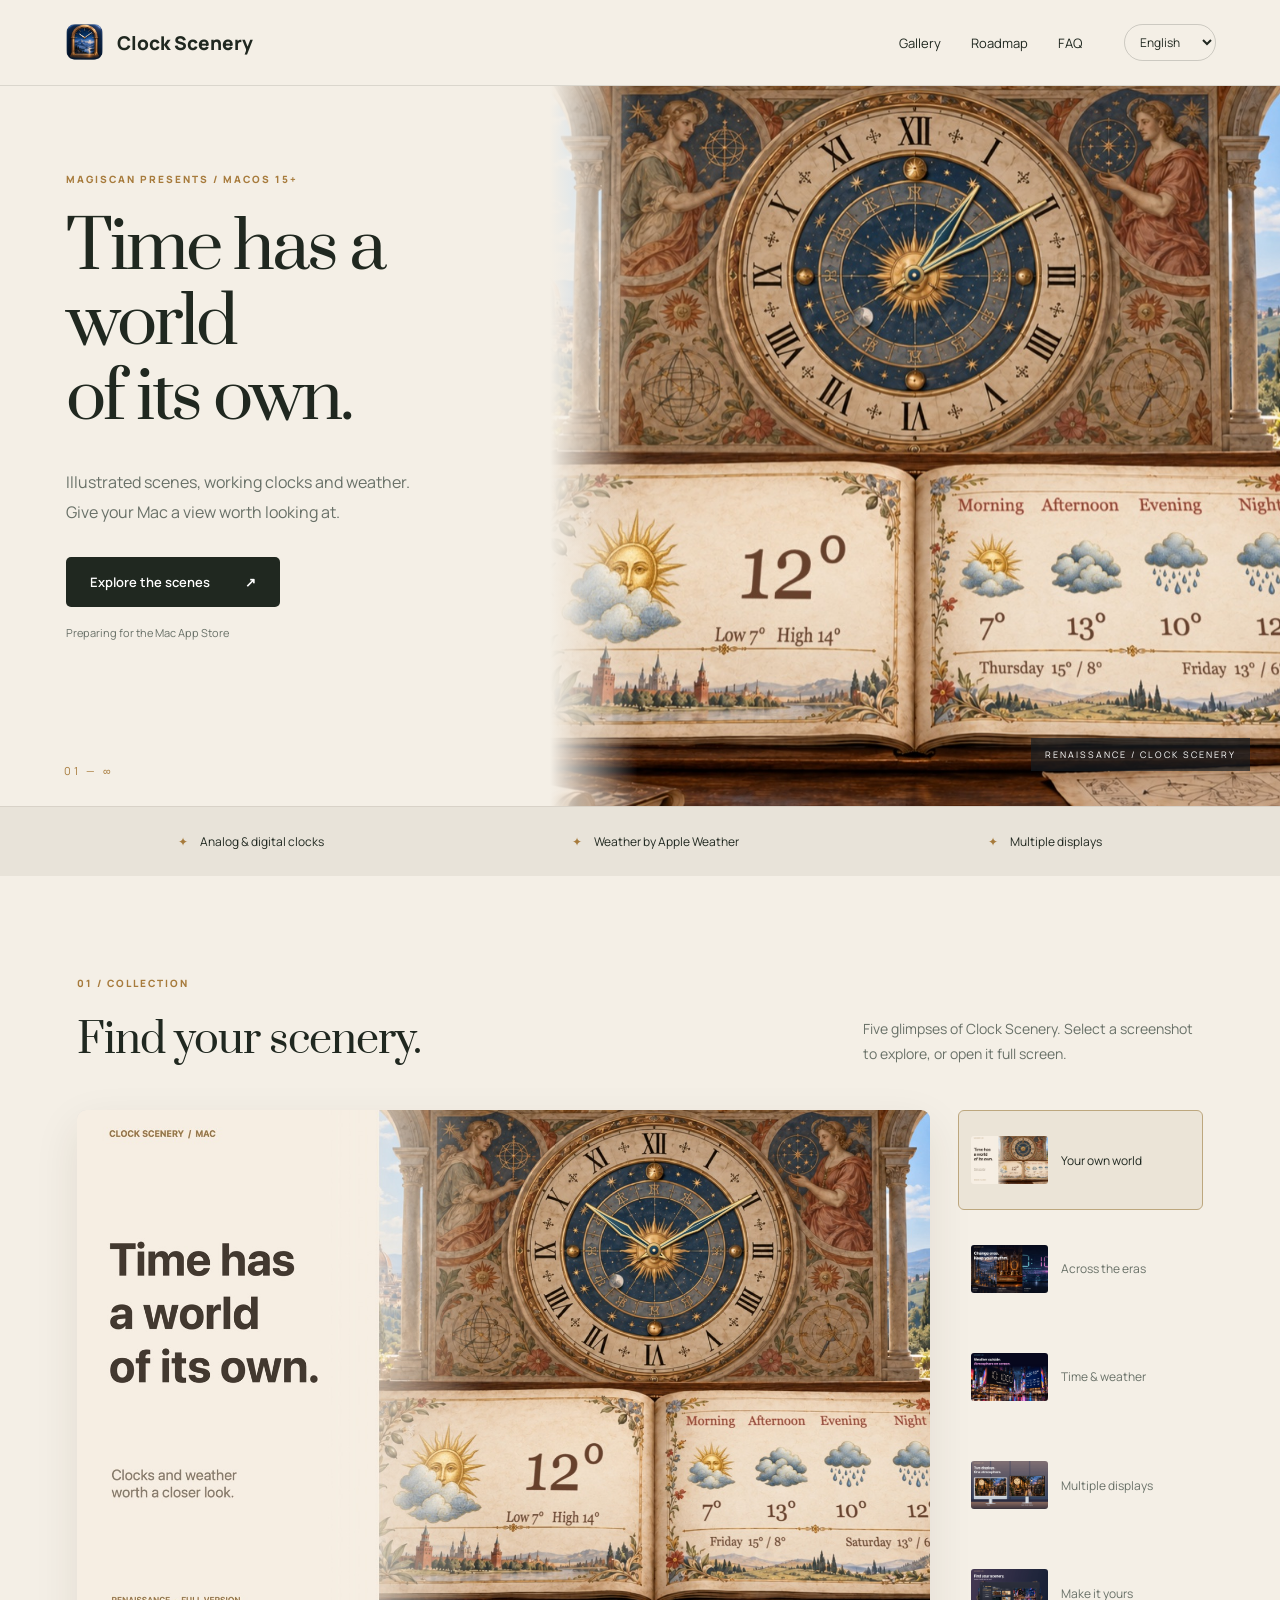
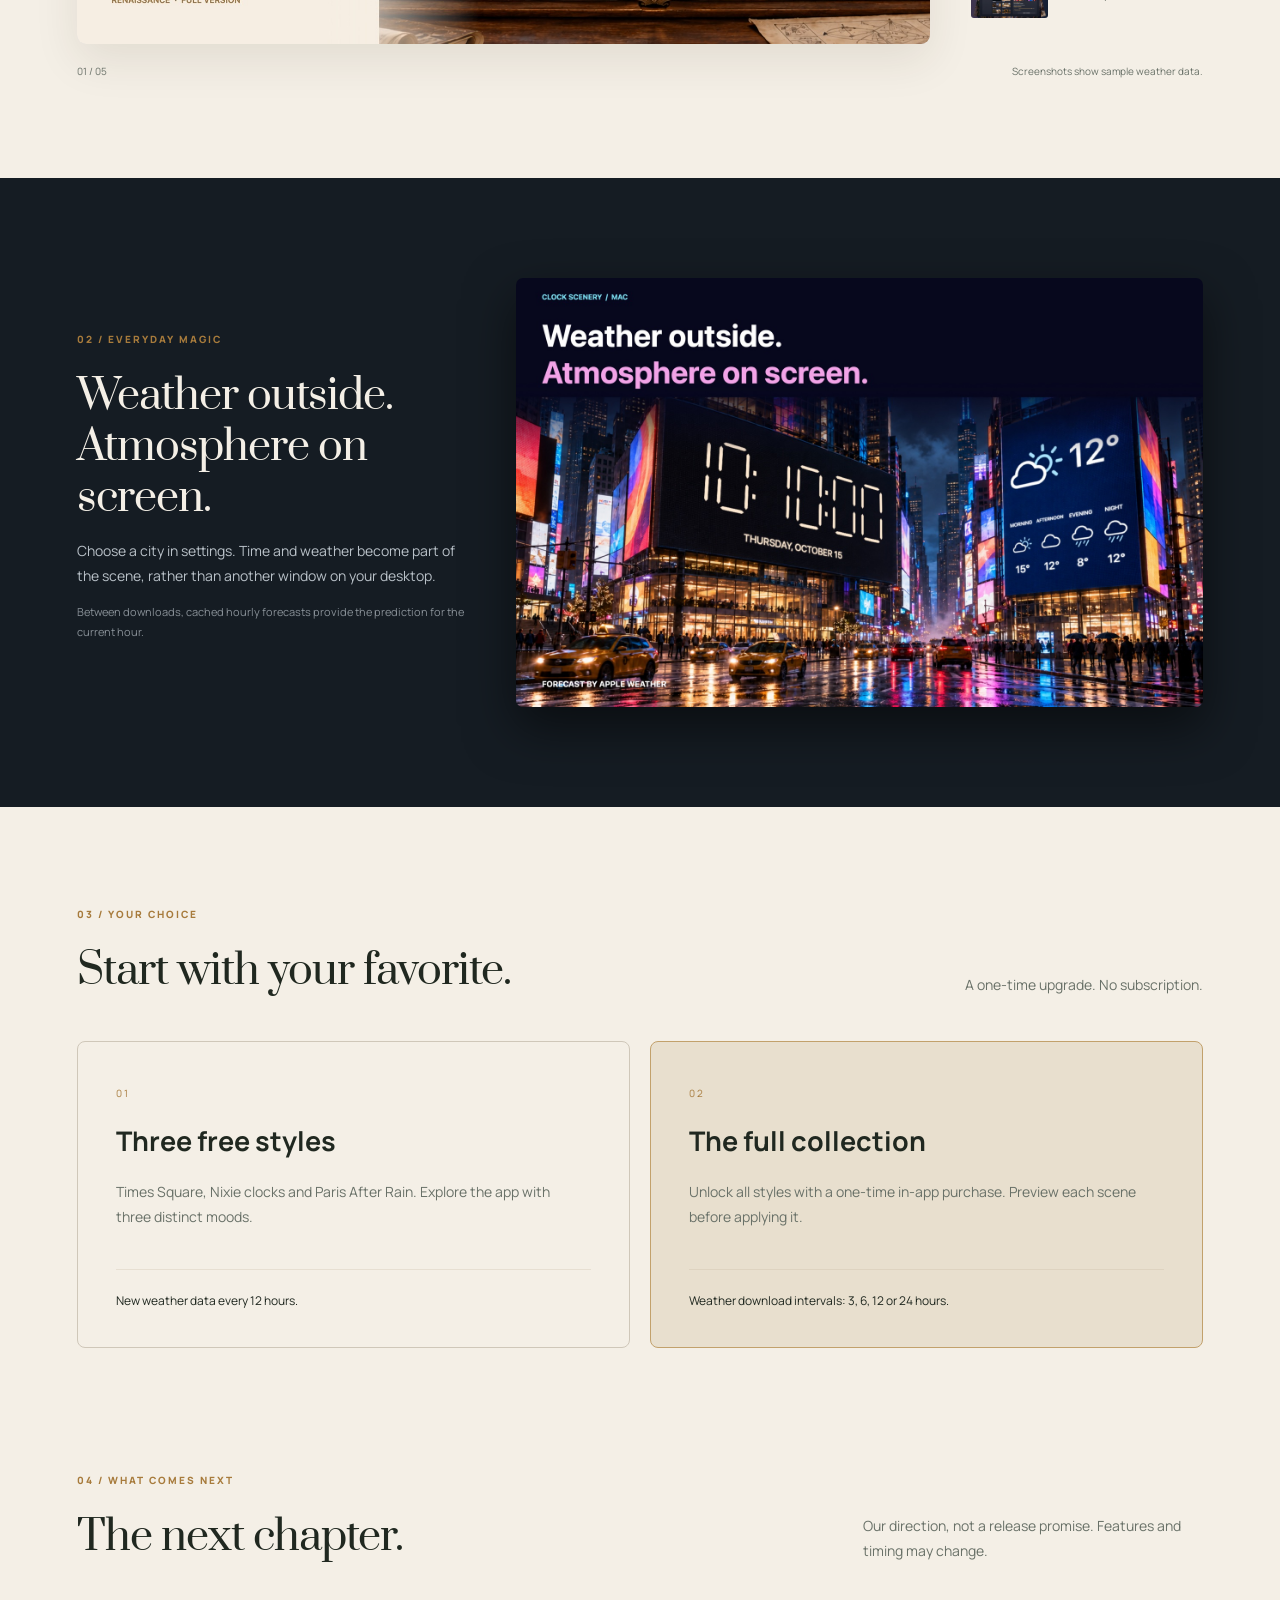
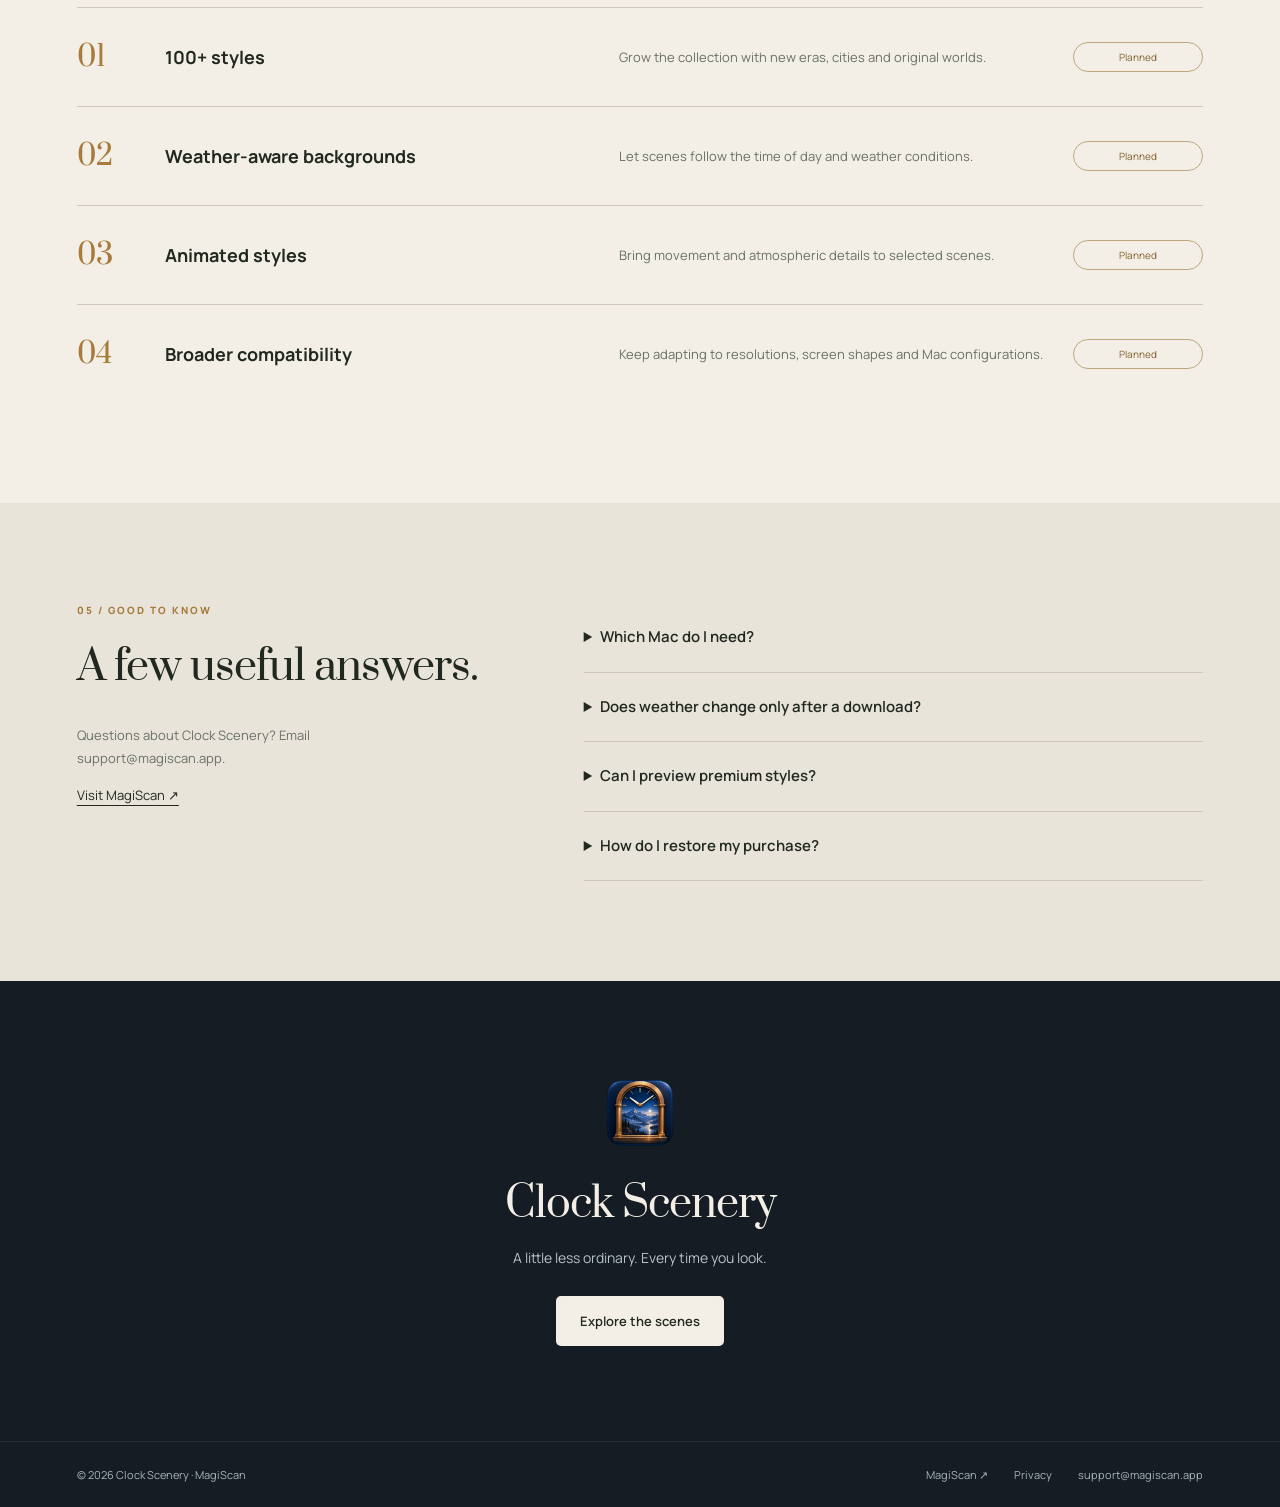
<file: index.html>
<!doctype html>
<html lang="ru"><head><meta charset="utf-8"><meta name="viewport" content="width=device-width,initial-scale=1"><meta name="description" content="Clock Scenery — illustrated desktop clocks and weather for Mac. Explore scenes, screenshots and the roadmap."><meta name="theme-color" content="#141a20"><title>Clock Scenery — A world of time</title><link rel="icon" href="assets/icon.png"><link rel="stylesheet" href="style.css"></head>
<body><header><a class="brand" href="#"><img src="assets/icon.png" alt="">Clock Scenery</a><nav><a href="#gallery" data-t="gallery"></a><a href="#roadmap" data-t="roadmap"></a><a href="#faq">FAQ</a></nav><select id="language" aria-label="Language"><option value="ru">Русский</option><option value="en">English</option><option value="de">Deutsch</option><option value="fr">Français</option><option value="es">Español</option><option value="zh-Hans">简体中文</option><option value="ja">日本語</option></select></header>
<main><section class="hero"><div class="hero-copy"><div class="eyebrow">MAGISCAN PRESENTS / MACOS 15+</div><h1 data-t="hero"></h1><p data-t="intro"></p><a class="button" href="#gallery"><span data-t="explore"></span> ↗</a><div class="release" data-t="release"></div></div><div class="hero-art"><img src="assets/hero.jpg" alt="Clock Scenery Renaissance desktop" fetchpriority="high"><span class="art-label">RENAISSANCE / CLOCK SCENERY</span></div><div class="hero-number">01 — ∞</div></section>
<section class="intro-strip"><span data-t="strip1"></span><span data-t="strip2"></span><span data-t="strip3"></span></section>
<section id="gallery" class="section gallery"><div class="section-head"><div><div class="eyebrow">01 / COLLECTION</div><h2 data-t="galleryTitle"></h2></div><p data-t="galleryIntro"></p></div><div class="gallery-layout"><button class="feature-shot" id="open-shot" aria-label="Open screenshot"><img id="main-shot" src="assets/ru/01-scenery.jpg" alt=""></button><div class="shot-list" id="shot-list"></div></div><div class="gallery-caption"><span id="shot-count">01 / 05</span><span data-t="sample"></span></div></section>
<section class="weather section"><div class="weather-copy"><div class="eyebrow">02 / EVERYDAY MAGIC</div><h2 data-t="weatherTitle"></h2><p data-t="weatherText"></p><p class="small" data-t="weatherNote"></p></div><img id="weather-shot" src="assets/ru/03-weather.jpg" alt="" loading="lazy"></section>
<section id="versions" class="section"><div class="section-head"><div><div class="eyebrow">03 / YOUR CHOICE</div><h2 data-t="versions"></h2></div><p data-t="noSubscription"></p></div><div class="plans"><article><span class="plan-index">01</span><h3 data-t="free"></h3><p data-t="freeText"></p><div class="plan-bottom" data-t="freeWeather"></div></article><article class="full"><span class="plan-index">02</span><h3 data-t="full"></h3><p data-t="fullText"></p><div class="plan-bottom" data-t="fullWeather"></div></article></div></section>
<section id="roadmap" class="section roadmap"><div class="section-head"><div><div class="eyebrow">04 / WHAT COMES NEXT</div><h2 data-t="roadmapTitle"></h2></div><p data-t="roadmapNote"></p></div><div id="roadmap-items"></div></section>
<section id="faq" class="section faq"><div><div class="eyebrow">05 / GOOD TO KNOW</div><h2 data-t="questions"></h2><p data-t="supportText"></p><a class="text-link" href="https://magiscan.app" target="_blank" rel="noopener" data-t="company"></a></div><div id="questions"></div></section>
<section class="closing"><img src="assets/icon.png" alt="Clock Scenery icon"><h2>Clock Scenery</h2><p data-t="closing"></p><a class="button" href="#gallery" data-t="explore"></a></section></main>
<footer><span>© 2026 Clock Scenery · MagiScan</span><a href="https://magiscan.app" target="_blank" rel="noopener">MagiScan ↗</a><a href="privacy-policy/" data-t="privacy">Privacy</a><a href="mailto:support@magiscan.app">support@magiscan.app</a></footer>
<dialog id="lightbox"><button class="close" aria-label="Close">×</button><img alt="" id="large-shot"></dialog><script src="app.js"></script></body></html>
</file>
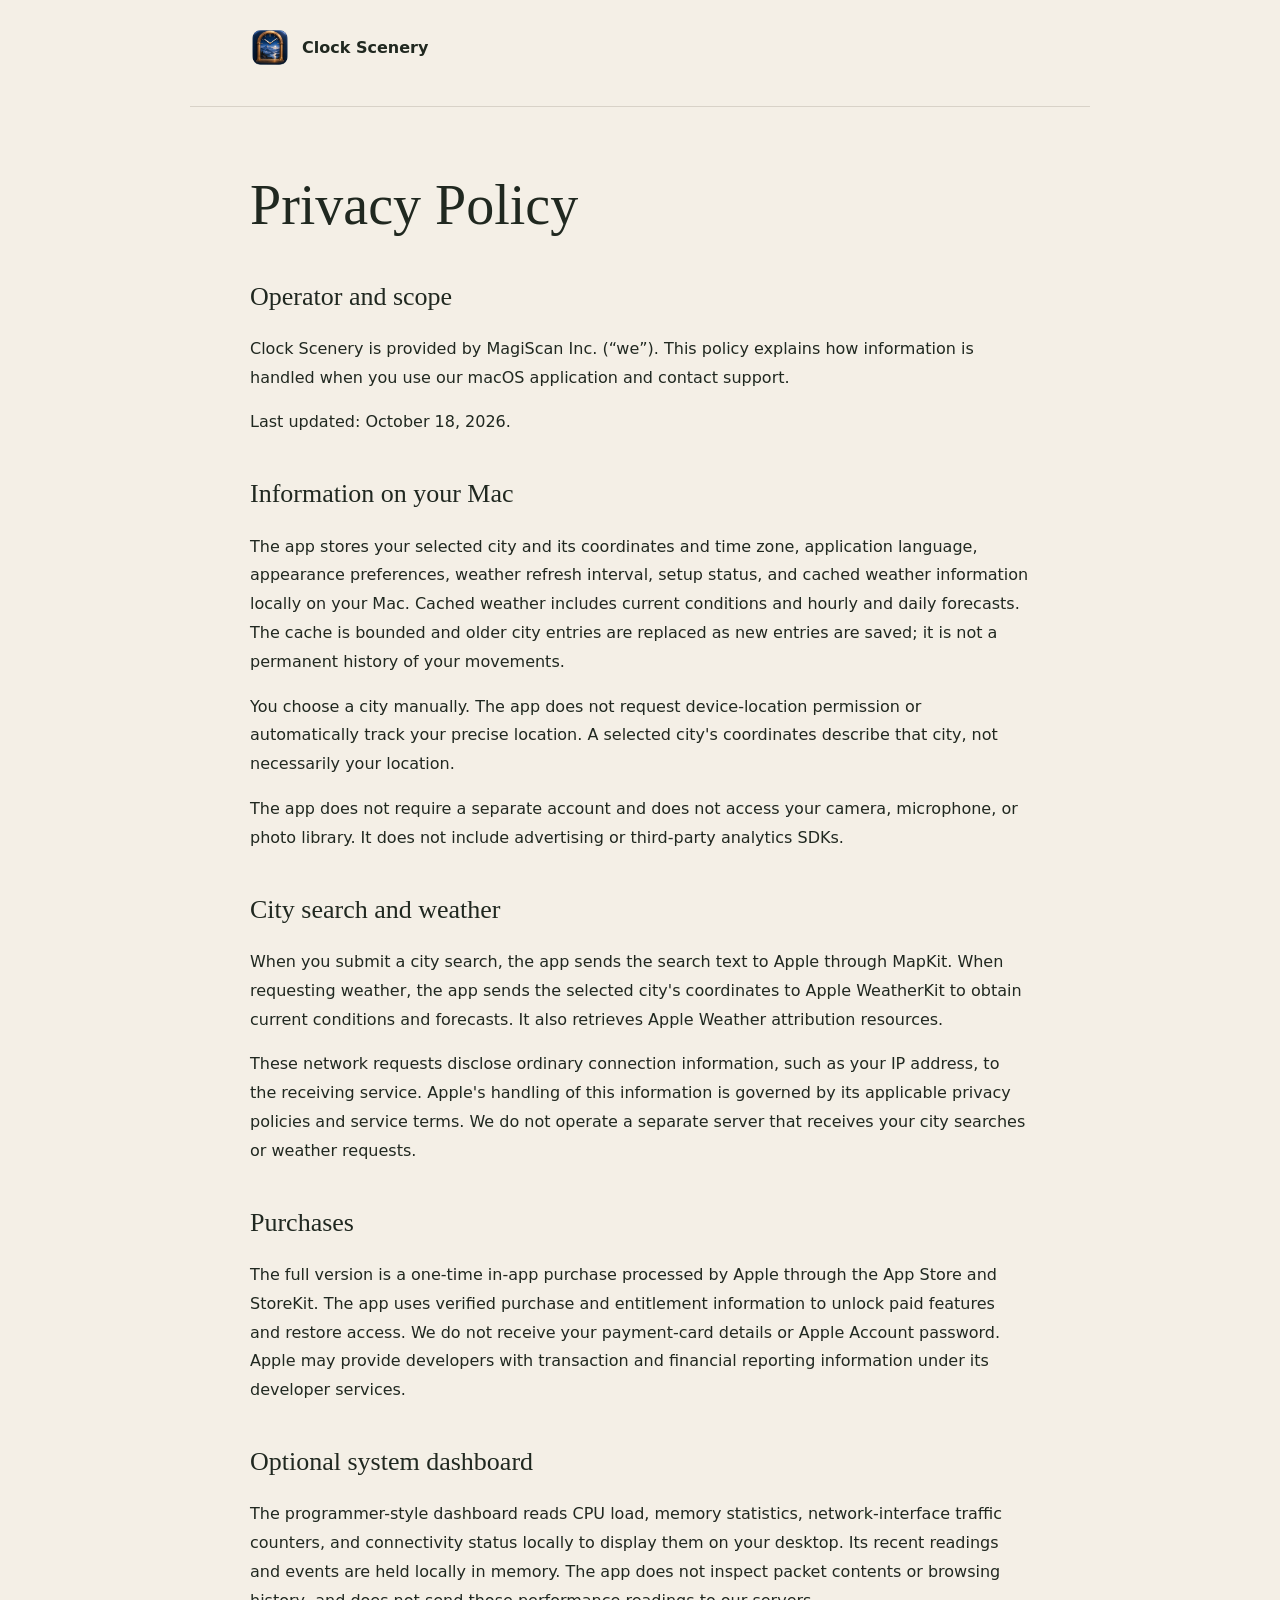
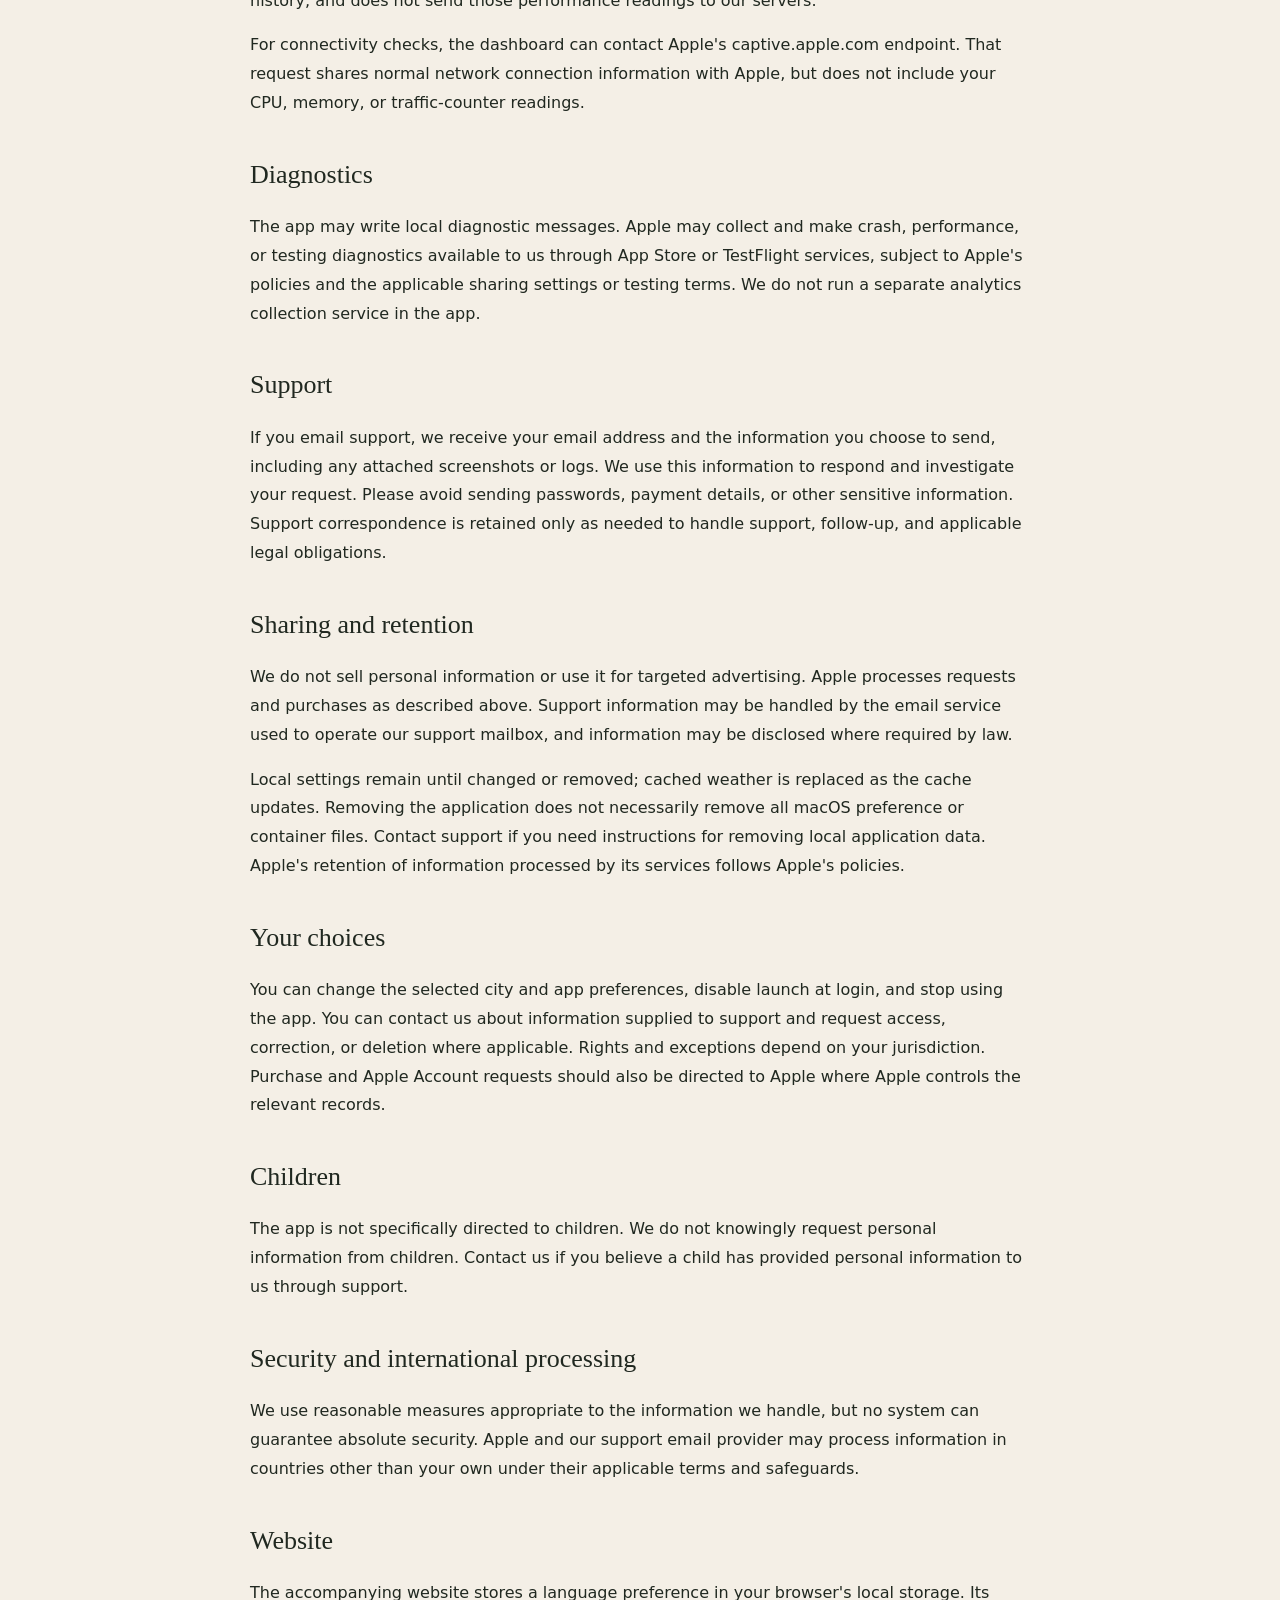
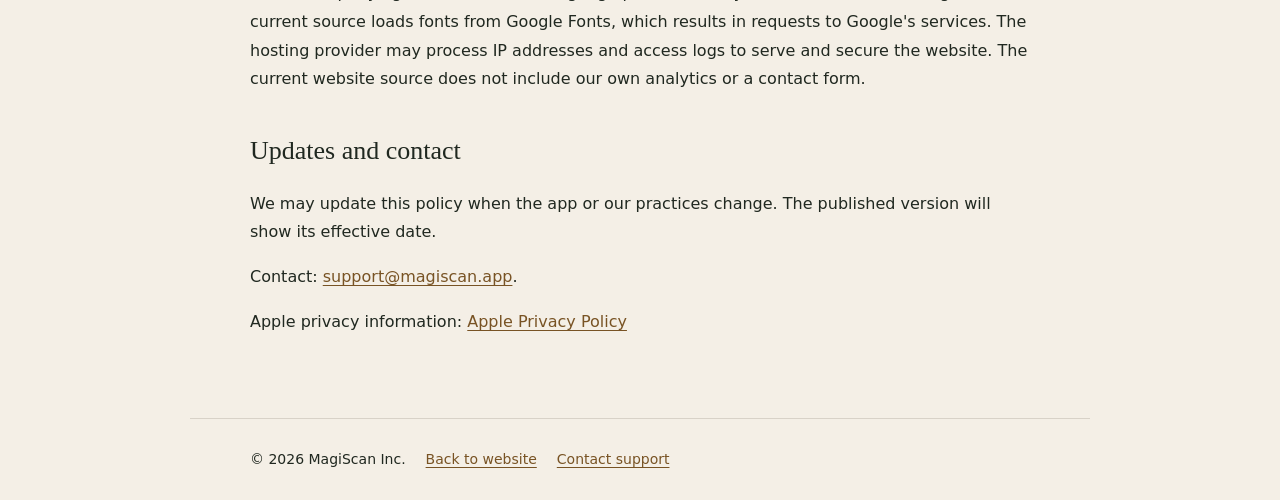
<file: privacy-policy/index.html>
<!doctype html>
<html lang="en">
<head>
<meta charset="utf-8">
<meta name="viewport" content="width=device-width,initial-scale=1">
<meta name="description" content="How Clock Scenery by MagiScan Inc. handles weather, city searches, purchases, local settings and support information.">
<title>Privacy Policy — Clock Scenery</title>
<link rel="icon" href="../assets/icon.png">
<style>
:root{color-scheme:light}*{box-sizing:border-box}body{margin:0;background:#f4efe6;color:#202820;font-family:system-ui,-apple-system,sans-serif;line-height:1.8}header,main,footer{max-width:900px;margin:auto;padding:28px clamp(20px,5vw,60px)}header{border-bottom:1px solid #d8d2c8}header a{display:inline-flex;align-items:center;gap:12px;font-weight:700;text-decoration:none;color:inherit}header img{width:40px;height:40px}main{padding-bottom:65px}h1{font-family:Georgia,serif;font-size:clamp(36px,7vw,56px);font-weight:400;line-height:1.2}h2{font-family:Georgia,serif;font-size:26px;font-weight:400;margin-top:40px;line-height:1.3}p{overflow-wrap:anywhere}a{color:#785324;text-underline-offset:3px}a:focus-visible{outline:3px solid #a77b3c;outline-offset:4px}footer{border-top:1px solid #d8d2c8;font-size:14px;display:flex;gap:20px;flex-wrap:wrap}
</style>
</head>
<body>
<header><a href="../"><img src="../assets/icon.png" alt="">Clock Scenery</a></header>
<main><h1>Privacy Policy</h1>
<h2>Operator and scope</h2>
<p>Clock Scenery is provided by MagiScan Inc. (“we”). This policy explains how information is handled when you use our macOS application and contact support.</p>
<p>Last updated: October 18, 2026.</p>
<h2>Information on your Mac</h2>
<p>The app stores your selected city and its coordinates and time zone, application language, appearance preferences, weather refresh interval, setup status, and cached weather information locally on your Mac. Cached weather includes current conditions and hourly and daily forecasts. The cache is bounded and older city entries are replaced as new entries are saved; it is not a permanent history of your movements.</p>
<p>You choose a city manually. The app does not request device-location permission or automatically track your precise location. A selected city's coordinates describe that city, not necessarily your location.</p>
<p>The app does not require a separate account and does not access your camera, microphone, or photo library. It does not include advertising or third-party analytics SDKs.</p>
<h2>City search and weather</h2>
<p>When you submit a city search, the app sends the search text to Apple through MapKit. When requesting weather, the app sends the selected city's coordinates to Apple WeatherKit to obtain current conditions and forecasts. It also retrieves Apple Weather attribution resources.</p>
<p>These network requests disclose ordinary connection information, such as your IP address, to the receiving service. Apple's handling of this information is governed by its applicable privacy policies and service terms. We do not operate a separate server that receives your city searches or weather requests.</p>
<h2>Purchases</h2>
<p>The full version is a one-time in-app purchase processed by Apple through the App Store and StoreKit. The app uses verified purchase and entitlement information to unlock paid features and restore access. We do not receive your payment-card details or Apple Account password. Apple may provide developers with transaction and financial reporting information under its developer services.</p>
<h2>Optional system dashboard</h2>
<p>The programmer-style dashboard reads CPU load, memory statistics, network-interface traffic counters, and connectivity status locally to display them on your desktop. Its recent readings and events are held locally in memory. The app does not inspect packet contents or browsing history, and does not send those performance readings to our servers.</p>
<p>For connectivity checks, the dashboard can contact Apple's captive.apple.com endpoint. That request shares normal network connection information with Apple, but does not include your CPU, memory, or traffic-counter readings.</p>
<h2>Diagnostics</h2>
<p>The app may write local diagnostic messages. Apple may collect and make crash, performance, or testing diagnostics available to us through App Store or TestFlight services, subject to Apple's policies and the applicable sharing settings or testing terms. We do not run a separate analytics collection service in the app.</p>
<h2>Support</h2>
<p>If you email support, we receive your email address and the information you choose to send, including any attached screenshots or logs. We use this information to respond and investigate your request. Please avoid sending passwords, payment details, or other sensitive information. Support correspondence is retained only as needed to handle support, follow-up, and applicable legal obligations.</p>
<h2>Sharing and retention</h2>
<p>We do not sell personal information or use it for targeted advertising. Apple processes requests and purchases as described above. Support information may be handled by the email service used to operate our support mailbox, and information may be disclosed where required by law.</p>
<p>Local settings remain until changed or removed; cached weather is replaced as the cache updates. Removing the application does not necessarily remove all macOS preference or container files. Contact support if you need instructions for removing local application data. Apple's retention of information processed by its services follows Apple's policies.</p>
<h2>Your choices</h2>
<p>You can change the selected city and app preferences, disable launch at login, and stop using the app. You can contact us about information supplied to support and request access, correction, or deletion where applicable. Rights and exceptions depend on your jurisdiction. Purchase and Apple Account requests should also be directed to Apple where Apple controls the relevant records.</p>
<h2>Children</h2>
<p>The app is not specifically directed to children. We do not knowingly request personal information from children. Contact us if you believe a child has provided personal information to us through support.</p>
<h2>Security and international processing</h2>
<p>We use reasonable measures appropriate to the information we handle, but no system can guarantee absolute security. Apple and our support email provider may process information in countries other than your own under their applicable terms and safeguards.</p>
<h2>Website</h2>
<p>The accompanying website stores a language preference in your browser's local storage. Its current source loads fonts from Google Fonts, which results in requests to Google's services. The hosting provider may process IP addresses and access logs to serve and secure the website. The current website source does not include our own analytics or a contact form.</p>
<h2>Updates and contact</h2>
<p>We may update this policy when the app or our practices change. The published version will show its effective date.</p>
<p>Contact: <a href="mailto:support@magiscan.app">support@magiscan.app</a>.</p>
<p>Apple privacy information: <a href="https://www.apple.com/legal/privacy/">Apple Privacy Policy</a></p>
</main>
<footer><span>© 2026 MagiScan Inc.</span><a href="../">Back to website</a><a href="mailto:support@magiscan.app">Contact support</a></footer>
</body>
</html>
</file>
<file: style.css>
@import url('https://fonts.googleapis.com/css2?family=Manrope:wght@400;500;600;700;800&family=Prata&display=swap');
:root{--paper:#f4efe6;--ink:#202820;--muted:#697168;--accent:#a77b3c;--dark:#151c23}*{box-sizing:border-box}html{scroll-behavior:smooth;scroll-padding-top:100px}body{margin:0;background:var(--paper);color:var(--ink);font-family:Manrope,Arial,sans-serif}button,a,select{-webkit-tap-highlight-color:transparent}button,select{font:inherit}a{color:inherit;text-decoration:none}button{cursor:pointer}header{height:86px;padding:0 5%;display:flex;align-items:center;gap:42px;border-bottom:1px solid #20282020;background:var(--paper);position:relative;z-index:2}.brand{display:flex;gap:12px;align-items:center;font-size:19px;font-weight:800;white-space:nowrap}.brand img{width:41px;height:41px}nav{display:flex;gap:30px;margin-left:auto;font-size:13px}nav a:hover,.text-link:hover{color:var(--accent)}select{border:1px solid #20282030;border-radius:30px;background:transparent;padding:8px 11px;font-size:12px;color:inherit}.hero{position:relative;display:grid;grid-template-columns:43% 57%;min-height:720px;overflow:hidden}.hero-copy{padding:86px 45px 100px 12%;z-index:1}.eyebrow{font-size:10px;font-weight:800;letter-spacing:2px;color:var(--accent);margin-bottom:25px}h1{font-family:Prata,Georgia,serif;font-weight:400;font-size:clamp(48px,5.2vw,82px);line-height:1.13;letter-spacing:-3px;margin:0 0 30px;white-space:pre-line}.hero-copy p{font-size:16px;line-height:1.9;max-width:360px;color:var(--muted);margin-bottom:30px}.button{display:inline-flex;gap:35px;align-items:center;justify-content:center;background:var(--ink);color:white;padding:16px 24px;border-radius:5px;font-size:13px;font-weight:600;transition:transform .2s}.button:hover{transform:translateY(-3px)}.release{font-size:11px;color:var(--muted);margin-top:18px}.hero-art{position:relative}.hero-art img{width:100%;height:100%;position:absolute;object-fit:cover;object-position:50% 50%}.hero-art:before{content:'';position:absolute;inset:0;z-index:1;background:linear-gradient(90deg,var(--paper),transparent 12%)}.art-label{position:absolute;right:30px;bottom:35px;font-size:9px;letter-spacing:2px;color:white;background:#161d23aa;padding:10px 14px}.hero-number{position:absolute;bottom:28px;left:5%;font-size:11px;letter-spacing:3px;color:var(--accent)}.intro-strip{display:flex;justify-content:space-around;padding:26px 5%;background:#e8e3d9;border-top:1px solid #d8d2c8;font-size:12px;gap:20px}.intro-strip span:before{content:'✦';color:var(--accent);margin-right:12px}.section{padding:100px 6%;max-width:1700px;margin:auto}.section-head{display:flex;align-items:flex-end;justify-content:space-between;gap:60px;margin-bottom:44px}h2{font-family:Prata,Georgia,serif;font-weight:400;font-size:clamp(32px,3.2vw,52px);line-height:1.25;letter-spacing:-1px;margin:0}p{line-height:1.8}.section-head p{max-width:340px;font-size:14px;color:var(--muted);margin:0}.gallery-layout{display:grid;grid-template-columns:minmax(0,1fr) 245px;gap:28px}.feature-shot{border:0;padding:0;background:#ddd;overflow:hidden;border-radius:9px;box-shadow:0 16px 45px #33260d18;aspect-ratio:1.6}.feature-shot img{width:100%;height:100%;object-fit:contain;display:block}.shot-list{display:flex;flex-direction:column;gap:8px}.shot-tab{background:transparent;border:1px solid transparent;border-radius:6px;display:flex;gap:13px;align-items:center;text-align:left;padding:12px;color:var(--muted);flex:1;font-size:12px}.shot-tab img{width:77px;aspect-ratio:1.6;object-fit:cover;border-radius:3px}.shot-tab[aria-pressed=true]{border-color:#bda77e;background:#ebe4d7;color:var(--ink)}.shot-tab:hover{background:#ebe4d7}.gallery-caption{display:flex;justify-content:space-between;font-size:10px;color:var(--muted);margin-top:20px}.weather{max-width:none;background:var(--dark);color:#f4efe6;display:grid;grid-template-columns:35% 61%;gap:4%;align-items:center}.weather h2{white-space:pre-line}.weather p{color:#b9c1c8;font-size:14px}.weather img{width:100%;border-radius:7px;box-shadow:0 20px 50px #0008}.small{font-size:11px!important;opacity:.7}.plans{display:grid;grid-template-columns:1fr 1fr;gap:20px}.plans article{position:relative;border:1px solid #cfc7b9;padding:38px;border-radius:8px}.plans article.full{background:#e8dfce;border-color:#c2a16c}.plan-index{font-size:10px;letter-spacing:2px;color:var(--accent)}h3{font-size:27px;margin:20px 0}.plans p{font-size:14px;color:var(--muted);max-width:450px;min-height:76px}.plan-bottom{border-top:1px solid #bcad953f;padding-top:22px;font-size:12px}.roadmap{padding-top:25px}.roadmap-row{display:grid;grid-template-columns:60px 1fr 1fr 130px;gap:28px;padding:30px 0;border-top:1px solid #cfc7b9;align-items:center}.roadmap-row b{font-size:18px}.roadmap-row p{font-size:13px;color:var(--muted);margin:0}.roadmap-row .num{font-family:Prata,serif;font-size:28px;color:var(--accent)}.status{font-size:10px;border:1px solid #bca77d;border-radius:25px;padding:7px 11px;text-align:center;color:#80602d}.faq{background:#e9e4da;max-width:none;display:grid;grid-template-columns:40% 55%;gap:5%}.faq>div>p{font-size:13px;color:var(--muted);max-width:340px;margin-top:30px}.text-link{font-size:13px;text-decoration:underline;text-underline-offset:5px}details{border-bottom:1px solid #cfc7b9;padding:23px 0}summary{font-size:15px;font-weight:600;cursor:pointer;line-height:1.5}details p{font-size:13px;color:var(--muted)}.closing{text-align:center;padding:95px 20px;background:var(--dark);color:var(--paper)}.closing>img{width:76px;height:76px;margin-bottom:22px}.closing p{color:#b9c1c8;font-size:14px}.closing .button{background:var(--paper);color:var(--ink);margin-top:12px}footer{padding:25px 6%;display:flex;gap:26px;background:var(--dark);color:#aab3bc;border-top:1px solid #ffffff15;font-size:11px}footer span{margin-right:auto}footer button{color:inherit;background:none;border:0;font-size:11px}dialog{max-width:95vw;max-height:94vh;border:0;padding:0;border-radius:12px;background:var(--paper);color:var(--ink)}dialog::backdrop{background:#080e18dd}dialog img{max-width:90vw;max-height:88vh;display:block;object-fit:contain}.close{position:absolute;right:12px;top:12px;border:0;border-radius:50%;width:34px;height:34px;background:#111c;color:white;font-size:24px;z-index:3}#privacy{padding:55px 40px;max-width:660px}#privacy p{font-size:14px;white-space:pre-line}button:focus-visible,a:focus-visible,select:focus-visible,summary:focus-visible{outline:3px solid #bf9555;outline-offset:4px}
@media(min-width:1600px){.hero{min-height:800px}}@media(max-width:850px){header{padding:0 5%;gap:12px;height:73px}nav{display:none}select{margin-left:auto}.brand{font-size:16px}.hero{grid-template-columns:1fr;min-height:0}.hero-copy{padding:45px 6% 38px}.hero-copy p{max-width:500px}h1{font-size:56px;letter-spacing:-2px}.hero-art{height:460px}.hero-art:before{background:linear-gradient(var(--paper),transparent 10%)}.hero-number{display:none}.intro-strip{font-size:10px;flex-wrap:wrap}.section{padding:65px 6%}.section-head{display:block}.section-head p{margin-top:22px;max-width:500px}.gallery-layout{grid-template-columns:1fr}.shot-list{flex-direction:row;overflow:auto}.shot-tab{min-width:115px;display:block;padding:8px}.shot-tab img{width:100%;margin-bottom:8px}.gallery-caption{gap:15px}.weather,.faq{grid-template-columns:1fr;gap:32px}.weather img{margin-top:12px}.plans{grid-template-columns:1fr}.plans article{padding:25px}.plans p{min-height:0}.roadmap-row{grid-template-columns:36px 1fr;gap:15px}.roadmap-row p,.roadmap-row .status{grid-column:2}.status{justify-self:start}footer{flex-wrap:wrap;line-height:1.7}footer span{width:100%}}@media(prefers-reduced-motion:reduce){html{scroll-behavior:auto}.button{transition:none}}
</file>
